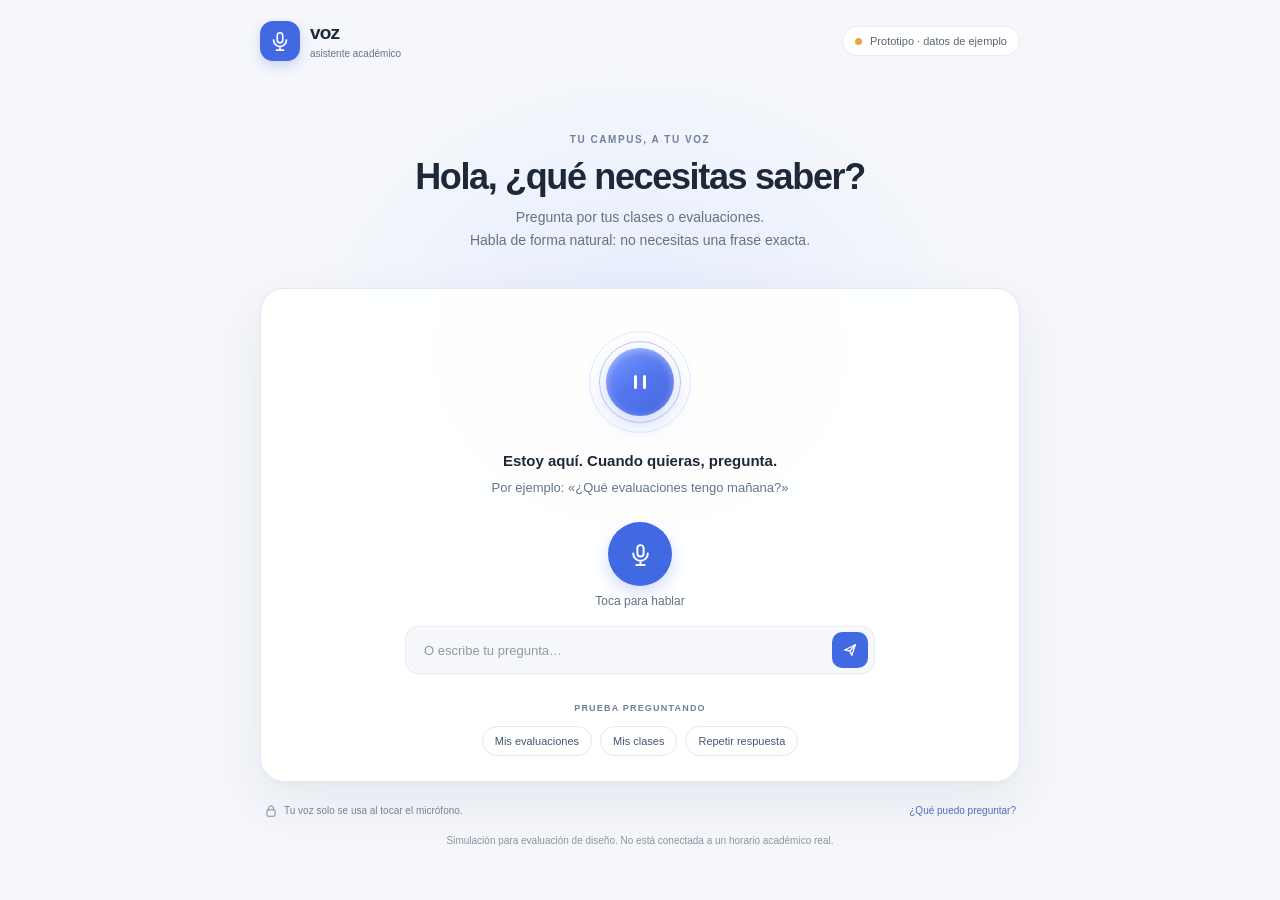
<file: index.html>
<!doctype html>
<html lang="es">
<head>
  <meta charset="utf-8">
  <meta name="viewport" content="width=device-width, initial-scale=1">
  <meta name="theme-color" content="#f5f7fb">
  <meta name="description" content="Prototipo educativo de un asistente de voz para consultar clases y evaluaciones.">
  <title>Voz — Asistente académico</title>
  <link rel="stylesheet" href="styles.css">
  <script src="app.js" defer></script>
</head>
<body>
  <main class="app-shell">
    <header class="topbar">
      <a class="brand" href="#" aria-label="Voz, inicio">
        <span class="brand-mark" aria-hidden="true">
          <svg viewBox="0 0 24 24"><path d="M12 14a3 3 0 0 0 3-3V6a3 3 0 1 0-6 0v5a3 3 0 0 0 3 3Z"/><path d="M19 11a7 7 0 0 1-14 0M12 18v4m-4 0h8"/></svg>
        </span>
        <span class="brand-copy"><strong>voz</strong><small>asistente académico</small></span>
      </a>
      <span class="demo-badge"><span aria-hidden="true"></span> Prototipo · datos de ejemplo</span>
    </header>

    <section class="welcome" aria-labelledby="welcome-title">
      <p class="eyebrow">TU CAMPUS, A TU VOZ</p>
      <h1 id="welcome-title">Hola, ¿qué necesitas saber?</h1>
      <p class="welcome-copy">Pregunta por tus clases o evaluaciones.<br class="desktop-break"> Habla de forma natural: no necesitas una frase exacta.</p>
    </section>

    <section class="assistant-card" aria-label="Asistente de voz">
      <div class="orb-wrap">
        <div class="orb" id="voice-orb" aria-hidden="true">
          <span class="orb-core"></span>
          <span class="orb-wave orb-wave-one"></span>
          <span class="orb-wave orb-wave-two"></span>
        </div>
      </div>

      <p class="status" id="status" role="status" aria-live="polite" aria-atomic="true">Estoy aquí. Cuando quieras, pregunta.</p>
      <p class="transcript" id="transcript" aria-live="polite">Por ejemplo: «¿Qué evaluaciones tengo mañana?»</p>

      <div class="primary-actions">
        <button class="mic-button" id="mic-button" type="button" aria-label="Empezar a hablar">
          <svg class="mic-icon" viewBox="0 0 24 24" aria-hidden="true"><path d="M12 14a3 3 0 0 0 3-3V6a3 3 0 1 0-6 0v5a3 3 0 0 0 3 3Z"/><path d="M19 11a7 7 0 0 1-14 0M12 18v4m-4 0h8"/></svg>
          <svg class="stop-icon" viewBox="0 0 24 24" aria-hidden="true"><rect x="7" y="7" width="10" height="10" rx="2"/></svg>
        </button>
        <span class="mic-hint" id="mic-hint">Toca para hablar</span>
      </div>

      <form class="text-entry" id="text-form">
        <label class="sr-only" for="question">Escribe una pregunta</label>
        <input id="question" name="question" type="text" autocomplete="off" placeholder="O escribe tu pregunta…" maxlength="160">
        <button class="send-button" type="submit" aria-label="Enviar pregunta">
          <svg viewBox="0 0 24 24" aria-hidden="true"><path d="m5 12 14-7-4.5 14-2.7-5.8L5 12Z"/><path d="m11.8 13.2 7.2-8.2"/></svg>
        </button>
      </form>

      <div class="result" id="result" hidden aria-live="polite" aria-atomic="true">
        <div class="result-heading">
          <span class="result-check" aria-hidden="true">✓</span>
          <div>
            <p class="result-kicker" id="result-kicker">ENTENDÍ: EVALUACIONES</p>
            <h2 id="result-title">Tu agenda para mañana</h2>
          </div>
        </div>
        <div class="event-list" id="event-list"></div>
        <div class="result-actions">
          <button class="quiet-button" id="repeat-button" type="button">
            <svg viewBox="0 0 24 24" aria-hidden="true"><path d="M3 10v4h4l5 4V6l-5 4H3Z"/><path d="M16 9a5 5 0 0 1 0 6m2-9a9 9 0 0 1 0 12"/></svg>
            Repetir respuesta
          </button>
          <button class="quiet-button" id="correct-button" type="button">
            <svg viewBox="0 0 24 24" aria-hidden="true"><path d="M12 20h9"/><path d="m16.5 3.5 4 4L9 19l-5 1 1-5L16.5 3.5Z"/></svg>
            Corregir búsqueda
          </button>
        </div>
      </div>

      <div class="suggestions" id="suggestions" aria-label="Preguntas de ejemplo">
        <span class="suggestions-label">PRUEBA PREGUNTANDO</span>
        <div class="chip-list">
          <button class="suggestion" type="button" data-query="¿Qué evaluaciones tengo mañana?">Mis evaluaciones</button>
          <button class="suggestion" type="button" data-query="¿Qué clases tengo mañana?">Mis clases</button>
          <button class="suggestion" type="button" data-query="Repite">Repetir respuesta</button>
        </div>
      </div>
    </section>

    <footer class="footer">
      <span class="privacy-note"><svg viewBox="0 0 24 24" aria-hidden="true"><rect x="5" y="10" width="14" height="11" rx="2"/><path d="M8 10V7a4 4 0 1 1 8 0v3"/></svg>Tu voz solo se usa al tocar el micrófono.</span>
      <button class="help-button" id="help-button" type="button">¿Qué puedo preguntar?</button>
    </footer>
    <p class="prototype-note">Simulación para evaluación de diseño. No está conectada a un horario académico real.</p>
  </main>

  <div class="toast" id="toast" role="status" aria-live="polite"></div>
</body>
</html>
</file>
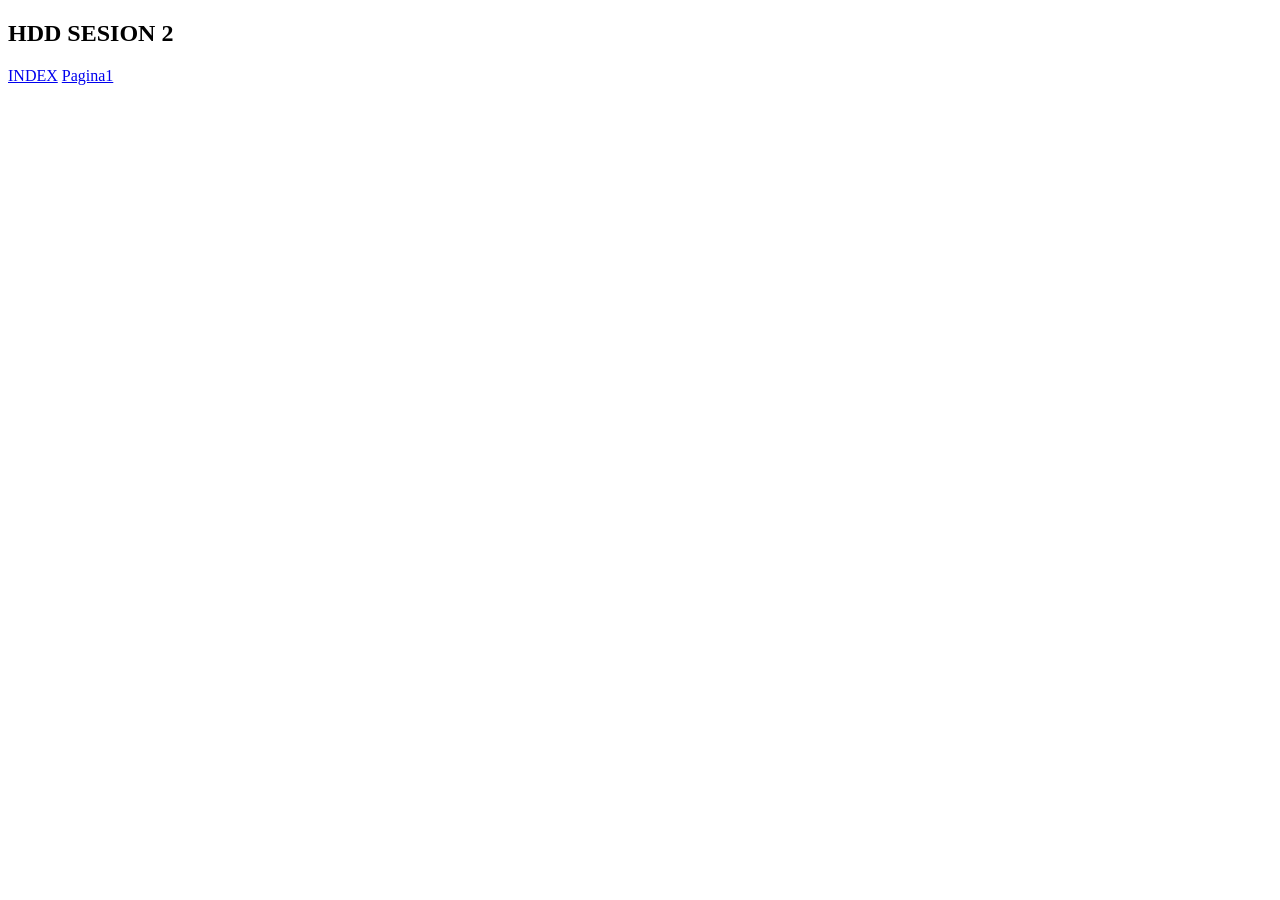
<file: pagina1.html>
<!DOCTYPE html>
<html lang="en">
<head>
  <meta charset="UTF-8">
  <title>PAGINA 2</title>
</head>
<body>
<h2> HDD SESION 2</h2>
<a href="index.html">INDEX</a>
<a href="pagina2.html.html">Pagina1</a>
</body>
</html>
</file>
<file: styles.css>
:root {
  color-scheme: light;
  --ink: #1d2939;
  --muted: #64748b;
  --line: #e7ebf1;
  --blue: #4169e1;
  --blue-dark: #3154c7;
  --blue-light: #edf2ff;
  --green: #23876b;
  --surface: #ffffff;
  font-family: "Segoe UI", Arial, sans-serif;
}

* { box-sizing: border-box; }

body {
  min-width: 320px;
  min-height: 100vh;
  margin: 0;
  padding: 0 20px;
  color: var(--ink);
  background:
    radial-gradient(ellipse at 50% 39%, rgba(218, 228, 255, .60), transparent 38%),
    #f5f7fb;
}

button, input { font: inherit; }
button { color: inherit; }
button:focus-visible, input:focus-visible, a:focus-visible {
  outline: 3px solid #89a5ff;
  outline-offset: 3px;
}

.app-shell { width: min(100%, 760px); margin: 0 auto; }
.topbar { height: 82px; display: flex; align-items: center; justify-content: space-between; }
.brand { display: inline-flex; gap: 10px; align-items: center; text-decoration: none; color: var(--ink); }
.brand-mark { width: 40px; height: 40px; display: grid; place-items: center; border-radius: 13px; color: #fff; background: var(--blue); box-shadow: 0 5px 12px #4169e13d; }
.brand-mark svg { width: 22px; height: 22px; }
.brand-mark path { fill: none; stroke: currentColor; stroke-width: 1.8; stroke-linecap: round; stroke-linejoin: round; }
.brand-copy { display: flex; flex-direction: column; line-height: 1.1; }
.brand-copy strong { font-family: "Segoe UI", Arial, sans-serif; font-size: 19px; letter-spacing: -.8px; }
.brand-copy small { margin-top: 4px; color: var(--muted); font-size: 10px; }
.demo-badge { display: flex; align-items: center; gap: 8px; padding: 8px 12px; color: #586474; background: #fff; border: 1px solid var(--line); border-radius: 99px; font-size: 11px; }
.demo-badge > span { width: 7px; height: 7px; background: #e6a641; border-radius: 50%; }

.welcome { padding: 42px 0 22px; text-align: center; }
.eyebrow, .suggestions-label { color: #71809a; font-size: 10px; font-weight: 700; letter-spacing: 1.55px; }
.welcome h1 { margin: 10px 0 8px; font: 700 clamp(26px, 5vw, 36px)/1.2 "Segoe UI", Arial, sans-serif; letter-spacing: -1.35px; }
.welcome-copy { margin: 0; color: #657187; font-size: 14px; line-height: 1.65; }

.assistant-card {
  margin: 14px auto 0;
  padding: 28px clamp(18px, 5vw, 46px) 25px;
  background: rgba(255, 255, 255, .93);
  border: 1px solid rgba(226, 231, 240, .9);
  border-radius: 24px;
  box-shadow: 0 20px 55px rgba(27, 44, 80, .075), 0 2px 6px rgba(27, 44, 80, .025);
  text-align: center;
}

.orb-wrap { height: 130px; display: grid; place-items: center; }
.orb { position: relative; width: 92px; height: 92px; display: grid; place-items: center; }
.orb-core {
  position: relative; z-index: 1; width: 68px; height: 68px; border-radius: 50%;
  background: linear-gradient(145deg, #7d9aff 0%, #5477f0 48%, #4566dc 100%);
  box-shadow: inset 0 2px 8px #ffffff6b, 0 8px 22px #5477f045;
}
.orb-core::before, .orb-core::after { position: absolute; top: 50%; width: 3px; height: 14px; content: ""; border-radius: 9px; background: #fff; transform: translateY(-50%); }
.orb-core::before { left: 28px; }
.orb-core::after { right: 28px; }
.orb-wave { position: absolute; inset: 5px; border: 1px solid #7691ee; border-radius: 50%; opacity: .48; }
.orb-wave-two { inset: -5px; opacity: .2; }

.status { min-height: 24px; margin: 5px 0 4px; font-size: 15px; font-weight: 700; }
.transcript { min-height: 23px; margin: 0; color: var(--muted); font-size: 13px; }
.primary-actions { display: flex; flex-direction: column; align-items: center; gap: 8px; margin: 19px 0 18px; }
.mic-button {
  width: 64px; height: 64px; display: grid; place-items: center; padding: 0;
  color: #fff; background: var(--blue); border: 0; border-radius: 50%;
  box-shadow: 0 7px 16px #4169e139; cursor: pointer; transition: background .16s, transform .16s, box-shadow .16s;
}
.mic-button:hover { background: var(--blue-dark); transform: translateY(-2px); box-shadow: 0 10px 20px #4169e145; }
.mic-button:active { transform: translateY(0); }
.mic-button svg { width: 25px; height: 25px; }
.mic-button svg path, .mic-button .stop-icon rect { fill: none; stroke: currentColor; stroke-width: 1.9; stroke-linecap: round; stroke-linejoin: round; }
.stop-icon, .mic-button.is-listening .mic-icon { display: none; }
.mic-button.is-listening .stop-icon { display: block; }
.mic-hint { color: #657187; font-size: 12px; }

.text-entry {
  width: min(100%, 470px); height: 48px; display: flex; align-items: center; gap: 8px;
  margin: 0 auto; padding: 5px 6px 5px 16px; background: #f7f8fb; border: 1px solid #e8ebf1; border-radius: 13px;
  transition: border-color .16s, box-shadow .16s;
}
.text-entry:focus-within { border-color: #9fb3ff; box-shadow: 0 0 0 3px #4169e111; }
.text-entry input { width: 100%; min-width: 0; height: 100%; color: var(--ink); background: transparent; border: 0; outline: 0; font-size: 13px; }
.text-entry input::placeholder { color: #9099a8; }
.send-button { width: 36px; height: 36px; flex: 0 0 auto; display: grid; place-items: center; padding: 0; color: white; background: var(--blue); border: 0; border-radius: 10px; cursor: pointer; }
.send-button:hover { background: var(--blue-dark); }
.send-button svg { width: 18px; height: 18px; }
.send-button svg path { fill: none; stroke: currentColor; stroke-width: 1.8; stroke-linecap: round; stroke-linejoin: round; }

.suggestions { margin: 23px 0 0; }
.suggestions-label { font-size: 9px; letter-spacing: 1.2px; }
.chip-list { display: flex; flex-wrap: wrap; justify-content: center; gap: 8px; margin-top: 11px; }
.suggestion { padding: 8px 12px; color: #465777; background: #fff; border: 1px solid #e3e8f1; border-radius: 99px; font-size: 11px; cursor: pointer; transition: background .15s, border-color .15s, color .15s; }
.suggestion:hover { color: var(--blue-dark); background: #f3f6ff; border-color: #c9d5ff; }

.result { width: min(100%, 470px); margin: 23px auto 0; padding: 17px; text-align: left; background: #f8faff; border: 1px solid #e1e9fa; border-radius: 16px; }
.result[hidden] { display: none; }
.result-heading { display: flex; align-items: center; gap: 11px; }
.result-check { width: 32px; height: 32px; display: grid; flex: 0 0 auto; place-items: center; color: var(--green); background: #e7f5ef; border-radius: 50%; font-weight: 700; }
.result-kicker { margin: 0 0 3px; color: #72809a; font-size: 9px; font-weight: 700; letter-spacing: 1px; }
.result-heading h2 { margin: 0; font: 700 16px "Segoe UI", Arial, sans-serif; }
.event-list { display: grid; gap: 9px; margin-top: 15px; }
.event { display: grid; grid-template-columns: 67px 1fr; gap: 12px; padding: 12px; background: #fff; border: 1px solid #edf0f5; border-radius: 12px; }
.event-time { color: var(--blue-dark); font-size: 12px; font-weight: 700; }
.event-name { margin: 0; font-size: 13px; font-weight: 700; }
.event-room { margin: 4px 0 0; color: var(--muted); font-size: 11px; }
.empty-result { margin: 14px 0 0; padding: 12px; color: #59677a; background: #fff; border: 1px solid #edf0f5; border-radius: 12px; font-size: 12px; line-height: 1.55; }
.result-actions { display: flex; flex-wrap: wrap; gap: 8px; margin-top: 13px; }
.quiet-button { display: inline-flex; align-items: center; gap: 6px; min-height: 34px; padding: 6px 10px; color: #4b5c77; background: transparent; border: 1px solid #e1e7f0; border-radius: 9px; font-size: 11px; cursor: pointer; }
.quiet-button:hover { background: #fff; border-color: #c8d4ed; }
.quiet-button svg { width: 15px; height: 15px; }
.quiet-button svg path { fill: none; stroke: currentColor; stroke-width: 1.7; stroke-linecap: round; stroke-linejoin: round; }

.footer { display: flex; align-items: center; justify-content: space-between; gap: 10px; padding: 18px 4px 0; }
.privacy-note { display: inline-flex; align-items: center; gap: 6px; color: #778398; font-size: 10px; }
.privacy-note svg { width: 14px; height: 14px; fill: none; stroke: currentColor; stroke-width: 1.6; stroke-linecap: round; stroke-linejoin: round; }
.help-button { padding: 5px 0; color: #536cb9; background: transparent; border: 0; font-size: 10px; cursor: pointer; }
.help-button:hover { color: var(--blue-dark); text-decoration: underline; }
.prototype-note { margin: 14px 0 20px; color: #8a94a5; font-size: 10px; text-align: center; }
.toast { position: fixed; right: 20px; bottom: 20px; z-index: 3; max-width: min(390px, calc(100vw - 40px)); padding: 12px 16px; color: #fff; background: #26344c; border-radius: 12px; box-shadow: 0 8px 28px #17203330; font-size: 13px; line-height: 1.45; opacity: 0; pointer-events: none; transform: translateY(10px); transition: opacity .2s, transform .2s; }
.toast.is-visible { opacity: 1; transform: translateY(0); }
.sr-only { position: absolute; width: 1px; height: 1px; overflow: hidden; clip: rect(0, 0, 0, 0); white-space: nowrap; clip-path: inset(50%); }

body.is-listening .orb-core { animation: breathe 1.5s ease-in-out infinite; }
body.is-listening .orb-wave-one { animation: ripple 1.8s ease-out infinite; }
body.is-listening .orb-wave-two { animation: ripple 1.8s .55s ease-out infinite; }
body.is-speaking .orb-core { animation: breathe .85s ease-in-out infinite alternate; }
body.is-processing .orb-core { animation: breathe 1.2s ease-in-out infinite; }
@keyframes breathe { 50% { transform: scale(1.09); box-shadow: inset 0 2px 8px #ffffff6b, 0 10px 30px #5477f065; } }
@keyframes ripple { 0% { opacity: .48; transform: scale(.88); } 100% { opacity: 0; transform: scale(1.28); } }

@media (max-width: 520px) {
  body { padding: 0 14px; }
  .topbar { height: 70px; }
  .demo-badge { gap: 6px; padding: 7px 9px; font-size: 9px; }
  .welcome { padding-top: 32px; }
  .assistant-card { margin-top: 8px; border-radius: 20px; }
  .footer { align-items: flex-start; }
  .privacy-note { max-width: 210px; line-height: 1.45; }
}

@media (prefers-reduced-motion: reduce) {
  *, *::before, *::after { scroll-behavior: auto !important; animation-duration: .01ms !important; animation-iteration-count: 1 !important; transition-duration: .01ms !important; }
}
</file>
